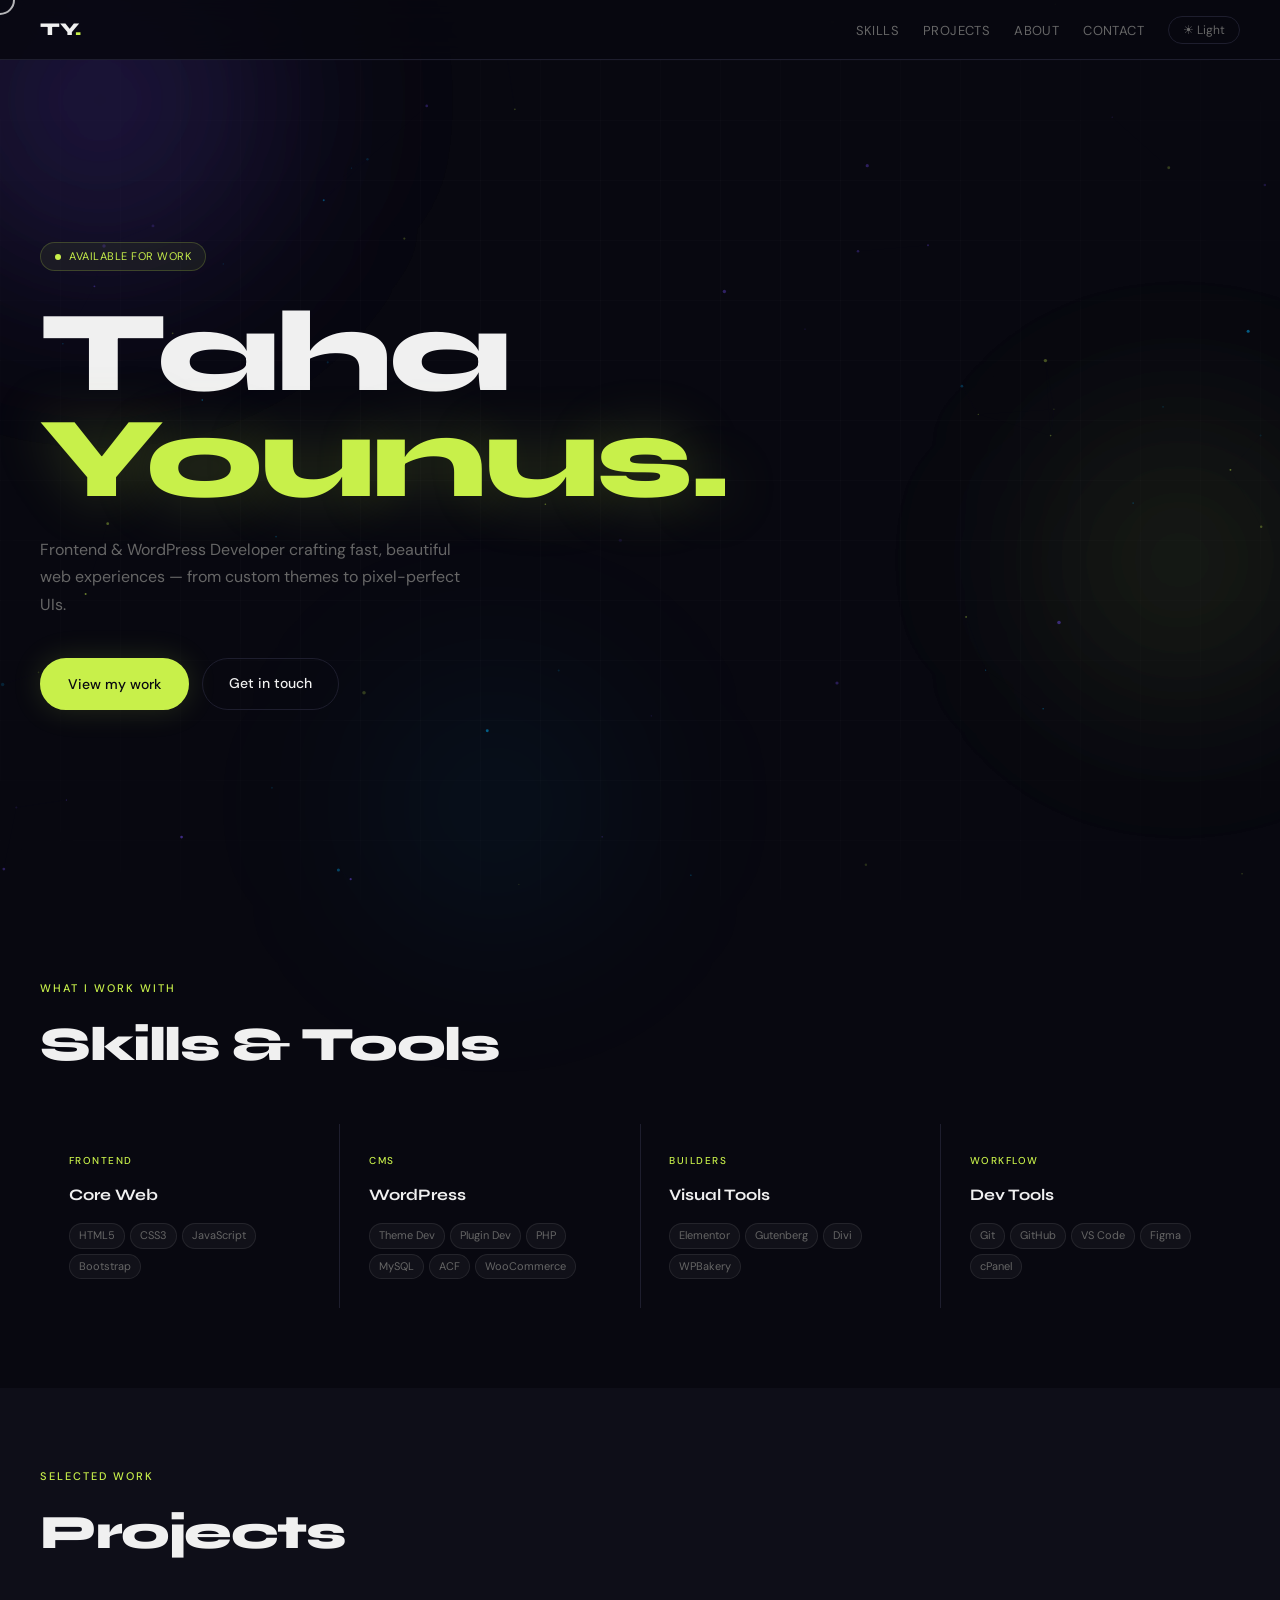
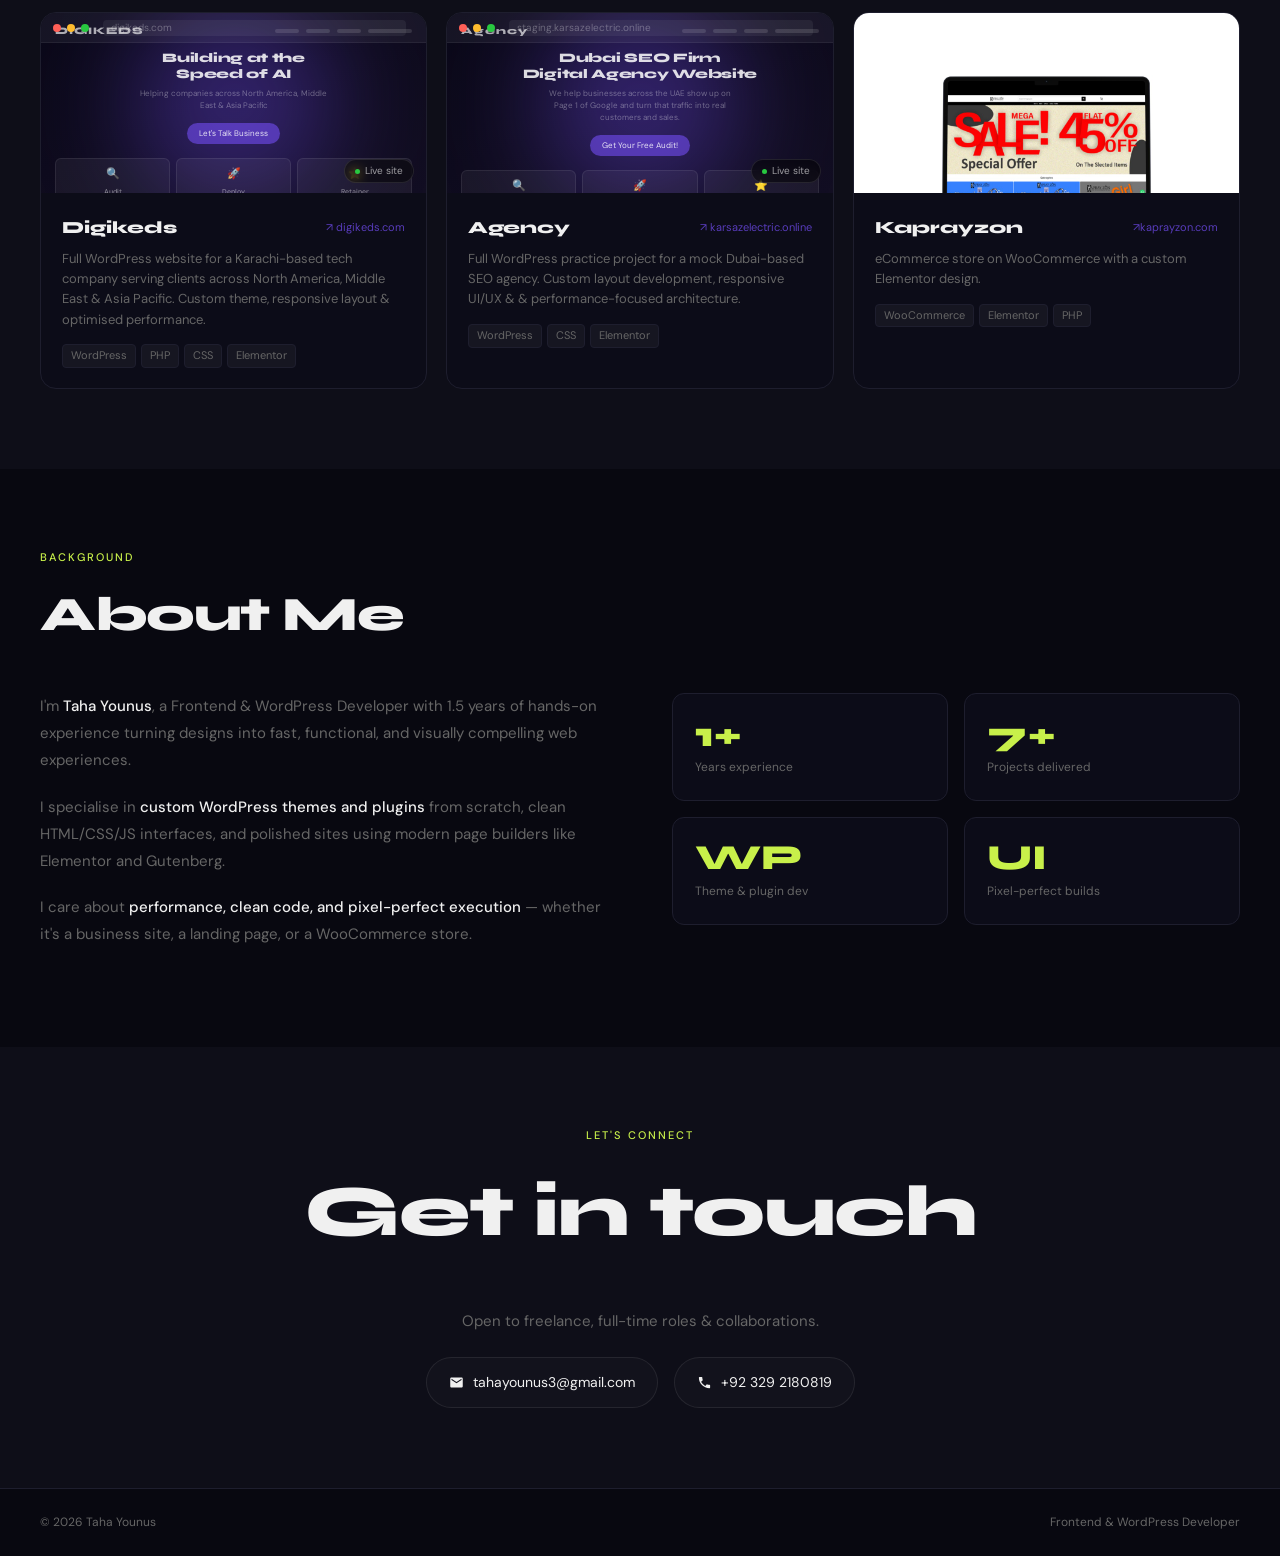
<file: index.html>
<!doctype html>
<html lang="en">
<head>
  <script type="application/ld+json">
{
  "@context": "https://schema.org",
  "@type": "Person",
  "name": "Taha Younus",
  "jobTitle": "Web & React Developer",
  "url": "https://tahayounus-codebase.github.io/",
  "sameAs": [
    "https://www.linkedin.com/in/taha-younus-170b03229/",
    "https://github.com/tahayounus-codebase"
  ]
}
</script>
  <meta name="google-site-verification" content="google319c36ea393a322a.html"/>
  <title>Taha Younus | Web & React Developer Portfolio</title>
<meta name="title" content="Taha Younus | Web & React Developer Portfolio">
<meta name="description" content="BSCS student and Web Developer specializing in React JS, UI/UX design, and digital experiences. View my projects and technical skills.">
<meta name="keywords" content="Taha Younus, Web Developer, React Developer, UI/UX Designer, Portfolio, BSCS, JavaScript, Frontend Developer, Pakistan">
<meta name="author" content="Taha Younus">
<meta name="robots" content="index, follow">

<meta property="og:type" content="website">
<meta property="og:url" content="https://tahayounus-codebase.github.io/">
<meta property="og:title" content="Taha Younus | Web & React Developer">
<meta property="og:description" content="Explore my portfolio featuring modern web applications and UI/UX designs.">
<meta property="og:image" content="https://tahayounus.github.io/assets/og-image.png">

<meta property="twitter:card" content="summary_large_image">
<meta property="twitter:url" content="https://www.linkedin.com/in/taha-younus-170b03229/">
<meta property="twitter:title" content="Taha Younus | Portfolio">
<meta property="twitter:description" content="Web Developer & React Specialist building modern digital experiences.">
<meta property="twitter:image" content="https://tahayounus.github.io/assets/og-imageTwitter.png">
<!-- CSS File -->
  <link rel="stylesheet" href="./assets/style.css" />
  <link rel="stylesheet" href="./assets/responsive.css" />
  <link rel="icon" type="image/svg+xml"   href="data:image/svg+xml,<svg xmlns='http://www.w3.org/2000/svg' viewBox='0 0 100 100'><circle cx='50' cy='50' r='48' fill='%23111'/><text x='50%25' y='52%25' dominant-baseline='central' text-anchor='middle' font-family='sans-serif' font-weight='900' font-size='42' fill='%23ffffff'>TY<tspan fill='%23c8f04a'>.</tspan></text></svg>">
</head>

<body>
  <div class="cursor-outline"></div>
  <div class="orb orb1"></div>
  <div class="orb orb2"></div>
  <div class="orb orb1"></div>
  <div class="orb orb2"></div>
  <div class="orb orb3"></div>
  <div class="grid-overlay"></div><canvas id="bgc"></canvas>
  <div class="wrap">
    <nav>
      <div class="logo">TY<span class="logo-dot">.</span></div>
      <div class="nav-right">
        <ul class="nav-links">
          <li><a href="#skills">Skills</a></li>
          <li><a href="#projects">Projects</a></li>
          <li><a href="#about">About</a></li>
          <li><a href="#contact">Contact</a></li>
        </ul><button class="mode-btn" id="modeBtn">☀ Light</button>
      </div>
    </nav>
    <section class="hero">
      <div class="hero-badge"><span class="badge-dot"></span> Available for work </div>
      <h1 class="hero-title"> Taha<br /><span class="hero-title-accent">Younus.</span></h1>
      <p class="hero-sub"> Frontend &amp; WordPress Developer crafting fast, beautiful web experiences — from custom
        themes to pixel-perfect UIs. </p>
      <div class="hero-btns"><a href="#projects" class="btn btn-primary">View my work</a><a href="#contact"
          class="btn btn-outline">Get in touch</a></div>
    </section>
    <section class="section" id="skills">
      <div class="sr">
        <p class="section-label">What I work with</p>
      </div>
      <div class="sr d1">
        <h2 class="section-title">Skills &amp; Tools</h2>
      </div>
      <div class="skills-wrap sr d2">
        <div class="skill-card">
          <p class="skill-cat">Frontend</p>
          <h3>Core Web</h3>
          <div class="tags"><span class="tag">HTML5</span><span class="tag">CSS3</span><span
              class="tag">JavaScript</span><span class="tag">Bootstrap</span></div>
        </div>
        <div class="skill-card">
          <p class="skill-cat">CMS</p>
          <h3>WordPress</h3>
          <div class="tags"><span class="tag">Theme Dev</span><span class="tag">Plugin Dev</span><span
              class="tag">PHP</span><span class="tag">MySQL</span><span class="tag">ACF</span><span
              class="tag">WooCommerce</span></div>
        </div>
        <div class="skill-card">
          <p class="skill-cat">Builders</p>
          <h3>Visual Tools</h3>
          <div class="tags"><span class="tag">Elementor</span><span class="tag">Gutenberg</span><span
              class="tag">Divi</span><span class="tag">WPBakery</span></div>
        </div>
        <div class="skill-card">
          <p class="skill-cat">Workflow</p>
          <h3>Dev Tools</h3>
          <div class="tags"><span class="tag">Git</span><span class="tag">GitHub</span><span class="tag">VS
              Code</span><span class="tag">Figma</span><span class="tag">cPanel</span></div>
        </div>
      </div>
    </section>
    <section class="section projects-section" id="projects">
      <div class="sr">
        <p class="section-label">Selected work</p>
      </div>
      <div class="sr d1">
        <h2 class="section-title">Projects</h2>
      </div>
      <div class="proj-grid">
        <div class="proj-card sr-s d1">
          <div class="proj-thumb t1">
            <div class="proj-glow"></div>
            <div class="browser-bar"><span class="bdot r"></span><span class="bdot y"></span><span
                class="bdot g"></span>
              <div class="url-bar">digikeds.com</div>
            </div>
            <div class="site-preview">
              <div class="fake-nav">
                <div class="fake-logo">DIGIKEDS</div>
                <div class="fake-links">
                  <div class="fake-link"></div>
                  <div class="fake-link"></div>
                  <div class="fake-link"></div>
                  <div class="fake-link" style="width:44px"></div>
                </div>
              </div>
              <div class="fake-hero">
                <div class="fake-h1">Building at the<br />Speed of AI</div>
                <div class="fake-sub"> Helping companies across North America, Middle East &amp; Asia Pacific </div>
                <div class="fake-cta">Let's Talk Business</div>
              </div>
              <div class="fake-cards">
                <div class="fake-card">
                  <div class="fake-icon">🔍</div>
                  <div class="fake-card-t">Audit</div>
                </div>
                <div class="fake-card">
                  <div class="fake-icon">🚀</div>
                  <div class="fake-card-t">Deploy</div>
                </div>
                <div class="fake-card">
                  <div class="fake-icon">⭐</div>
                  <div class="fake-card-t">Retainer</div>
                </div>
              </div>
            </div>
            <div class="live-badge"><span class="live-dot"></span> Live site </div>
          </div>
          <div class="proj-info">
            <div class="proj-meta">
              <h3>Digikeds</h3><a class="proj-ext-link" href="https://digikeds.com" target="_blank" rel="noopener">↗
                digikeds.com</a>
            </div>
            <p> Full WordPress website for a Karachi-based tech company serving clients across North America, Middle
              East &amp; Asia Pacific. Custom theme, responsive layout &amp; optimised performance. </p>
            <div class="proj-tech"><span>WordPress</span><span>PHP</span><span>CSS</span><span>Elementor</span></div>
          </div>
        </div>
        <div class="proj-card sr-s d2">
          <div class="proj-thumb t1">
            <div class="proj-glow"></div>
            <div class="browser-bar"><span class="bdot r"></span><span class="bdot y"></span><span
                class="bdot g"></span>
              <div class="url-bar">staging.karsazelectric.online</div>
            </div>
            <div class="site-preview">
              <div class="fake-nav">
                <div class="fake-logo">Agency</div>
                <div class="fake-links">
                  <div class="fake-link"></div>
                  <div class="fake-link"></div>
                  <div class="fake-link"></div>
                  <div class="fake-link" style="width:44px"></div>
                </div>
              </div>
              <div class="fake-hero">
                <div class="fake-h1"> Dubai SEO Firm<br />Digital Agency Website </div>
                <div class="fake-sub"> We help businesses across the UAE show up on Page 1 of Google and turn that
                  traffic into real customers and sales. </div>
                <div class="fake-cta">Get Your Free Audit!</div>
              </div>
              <div class="fake-cards">
                <div class="fake-card">
                  <div class="fake-icon">🔍</div>
                  <div class="fake-card-t">Audit</div>
                </div>
                <div class="fake-card">
                  <div class="fake-icon">🚀</div>
                  <div class="fake-card-t">Deploy</div>
                </div>
                <div class="fake-card">
                  <div class="fake-icon">⭐</div>
                  <div class="fake-card-t">Retainer</div>
                </div>
              </div>
            </div>
            <div class="live-badge"><span class="live-dot"></span> Live site </div>
          </div>
          <div class="proj-info">
            <div class="proj-meta">
              <h3>Agency</h3><a class="proj-ext-link" href="https://staging.karsazelectric.online" target="_blank"
                rel="noopener">↗ karsazelectric.online</a>
            </div>
            <p> Full WordPress practice project for a mock Dubai-based SEO agency. Custom layout development, responsive
              UI/UX &amp; & performance-focused architecture. </p>
            <div class="proj-tech"><span>WordPress</span><span>CSS</span><span>Elementor</span></div>
          </div>
        </div>
        <div class="proj-card sr-s d3">
          <div class="proj-thumb t3"><img src="./assets/smartmockups_lzhh2l6t.jpg" width="100%" alt="" /></div>
          <div class="proj-info">
            <div class="proj-meta">
              <h3>Kaprayzon</h3><a class="proj-ext-link" href="https://staging.karsazelectric.online" target="_blank"
                rel="noopener">↗kaprayzon.com</a>
            </div>
            <p> eCommerce store on WooCommerce with a custom Elementor design. </p>
            <div class="proj-tech"><span>WooCommerce</span><span>Elementor</span><span>PHP</span></div>
          </div>
        </div>
      </div>
    </section>
    <section class="section" id="about">
      <div class="sr">
        <p class="section-label">Background</p>
      </div>
      <div class="sr d1">
        <h2 class="section-title">About Me</h2>
      </div>
      <div class="about-grid">
        <div class="about-text sr-l d2">
          <p> I'm <strong>Taha Younus</strong>, a Frontend &amp; WordPress Developer with 1.5 years of hands-on
            experience turning designs into fast, functional, and visually compelling web experiences. </p>
          <p> I specialise in <strong>custom WordPress themes and plugins</strong> from scratch, clean HTML/CSS/JS
            interfaces, and polished sites using modern page builders like Elementor and Gutenberg. </p>
          <p> I care about <strong>performance, clean code, and pixel-perfect execution</strong> — whether it's a
            business site, a landing page, or a WooCommerce store. </p>
        </div>
        <div class="stats-grid sr-r d2">
          <div class="stat-card">
            <div class="stat-num">1+</div>
            <div class="stat-lbl">Years experience</div>
          </div>
          <div class="stat-card">
            <div class="stat-num">7+</div>
            <div class="stat-lbl">Projects delivered</div>
          </div>
          <div class="stat-card">
            <div class="stat-num">WP</div>
            <div class="stat-lbl">Theme &amp; plugin dev</div>
          </div>
          <div class="stat-card">
            <div class="stat-num">UI</div>
            <div class="stat-lbl">Pixel-perfect builds</div>
          </div>
        </div>
      </div>
    </section>
    <section class="section contact-section" id="contact">
      <div class="sr">
        <p class="section-label">Let's connect</p>
      </div>
      <div class="sr d1">
        <h2 class="section-title">Get in touch</h2>
      </div>
      <p class="contact-desc sr d2"> Open to freelance, full-time roles &amp; collaborations. </p>
      <div class="contact-wrap sr d3"><a class="contact-link" href="mailto:tahayounus3@gmail.com"><svg
            viewBox="0 0 24 24">
            <path
              d="M20 4H4c-1.1 0-2 .9-2 2v12c0 1.1.9 2 2 2h16c1.1 0 2-.9 2-2V6c0-1.1-.9-2-2-2zm0 4-8 5-8-5V6l8 5 8-5v2z" />
          </svg> tahayounus3@gmail.com </a>
        <a class="contact-link" href="tel:+923292180819"><svg viewBox="0 0 24 24">
            <path
              d="M6.6 10.8c1.4 2.8 3.8 5.1 6.6 6.6l2.2-2.2c.3-.3.7-.4 1-.2 1.1.4 2.3.6 3.6.6.6 0 1 .4 1 1V20c0 .6-.4 1-1 1-9.4 0-17-7.6-17-17 0-.6.4-1 1-1h3.5c.6 0 1 .4 1 1 0 1.3.2 2.5.6 3.6.1.3 0 .7-.2 1L6.6 10.8z" />
          </svg> +92 329 2180819 </a>
      </div>
    </section>
    <footer><span>© 2026 Taha Younus</span><span>Frontend &amp; WordPress Developer</span></footer>
  </div>
  <script src="./assets/script.js"></script>
</body>

</html>
</file>
<file: assets/style.css>
@import url(https://fonts.googleapis.com/css2?family=Syne:wght@700;800&family=DM+Sans:wght@300;400;500&display=swap);*,*::before,*::after{margin:0;padding:0;box-sizing:border-box}:root{--bg:#080810;--bg2:#0e0e18;--bg3:#13131e;--accent:#c8f04a;--accent2:#a8d93a;--text:#f0f0f0;--muted:#666;--border:#1e1e2e;--card:#0c0c18;--nav-bg:rgba(8, 8, 16, 0.85);--font-head:'Syne', sans-serif;--font-body:'DM Sans', sans-serif;--radius-sm:8px;--radius-md:12px;--radius-lg:16px}body.light{--bg:#f7f7f2;--bg2:#f0f0e8;--bg3:#e8e8de;--accent:#5a8a00;--accent2:#4a7800;--text:#111111;--muted:#888;--border:#ddddd4;--card:#ffffff;--nav-bg:rgba(247, 247, 242, 0.9)}html{scroll-behavior:smooth}body{font-family:var(--font-body);font-size:15px;line-height:1.6;background:var(--bg);color:var(--text);overflow-x:hidden;transition:background 0.4s,color 0.4s}a{text-decoration:none;color:inherit}.cursor-outline{width:30px;height:30px;border:2px solid rgb(255 255 255 / .7);position:fixed;top:0;left:0;transform:translate(-50%,-50%);border-radius:50%;z-index:9999;pointer-events:none;transition:width 0.2s,height 0.2s,border-color 0.3s,background-color 0.3s}body.light .cursor-outline{border-color:rgb(0 0 0 / .6)}.cursor-hover-active .cursor-outline{width:45px;height:45px;background-color:rgb(120 80 255 / .1);border-color:#7850ff}body.light .cursor-hover-active .cursor-outline{background-color:rgb(0 0 0 / .05);border-color:#000}body.light-mode .cursor-hover-active .cursor-outline{border-color:#007bff;background-color:rgb(0 123 255 / .1)}.orb{position:fixed;border-radius:50%;filter:blur(90px);pointer-events:none;z-index:0;animation:orbFloat linear infinite;transition:background 0.4s}.orb1{width:500px;height:500px;background:radial-gradient(circle,rgb(120 80 255 / .15) 0%,transparent 70%);top:-150px;left:-150px;animation-duration:22s}.orb2{width:400px;height:400px;background:radial-gradient(circle,rgb(200 240 74 / .08) 0%,transparent 70%);top:40%;right:-100px;animation-duration:28s;animation-delay:-10s}.orb3{width:350px;height:350px;background:radial-gradient(circle,rgb(0 180 255 / .1) 0%,transparent 70%);bottom:-80px;left:25%;animation-duration:20s;animation-delay:-6s}body.light .orb1{background:radial-gradient(circle,rgb(120 80 255 / .07) 0%,transparent 70%)}body.light .orb2{background:radial-gradient(circle,rgb(90 138 0 / .07) 0%,transparent 70%)}body.light .orb3{background:radial-gradient(circle,rgb(0 140 255 / .07) 0%,transparent 70%)}@keyframes orbFloat{0%{transform:translate(0,0)}33%{transform:translate(40px,-30px)}66%{transform:translate(-20px,40px)}100%{transform:translate(0,0)}}#bgc{position:fixed;inset:0;z-index:0;pointer-events:none}.grid-overlay{position:fixed;inset:0;z-index:0;pointer-events:none;background-image:linear-gradient(rgb(255 255 255 / .015) 1px,transparent 1px),linear-gradient(90deg,rgb(255 255 255 / .015) 1px,transparent 1px);background-size:60px 60px;mask-image:radial-gradient(ellipse 80% 80% at 50% 50%,black 40%,transparent 100%)}body.light .grid-overlay{background-image:linear-gradient(rgb(0 0 0 / .025) 1px,transparent 1px),linear-gradient(90deg,rgb(0 0 0 / .025) 1px,transparent 1px)}.wrap{position:relative;z-index:1}nav{position:fixed;top:0;left:0;right:0;z-index:100;height:60px;padding:0 2.5rem;display:flex;align-items:center;justify-content:space-between;background:var(--nav-bg);border-bottom:1px solid var(--border);backdrop-filter:blur(18px);transition:background 0.4s,border-color 0.4s}.logo{font-family:var(--font-head);font-size:18px;font-weight:800;color:var(--text);transition:color 0.4s}.logo-dot{color:var(--accent)}.nav-right{display:flex;align-items:center;gap:1.5rem}.nav-links{display:flex;gap:1.5rem;list-style:none}.nav-links a{font-size:13px;letter-spacing:.4px;text-transform:uppercase;color:var(--muted);transition:color 0.2s}.nav-links a:hover{color:var(--text)}.mode-btn{padding:5px 14px;border-radius:100px;font-size:12px;font-family:var(--font-body);cursor:pointer;border:1px solid var(--border);color:var(--muted);background:#fff0;transition:all 0.2s}.mode-btn:hover{border-color:var(--accent);color:var(--text)}.hero{min-height:100vh;display:flex;flex-direction:column;justify-content:center;padding:100px 2.5rem 3rem;max-width:900px}.hero-badge{display:inline-flex;align-items:center;gap:8px;background:rgb(200 240 74 / .06);border:1px solid rgb(200 240 74 / .2);border-radius:100px;padding:5px 14px;font-size:11px;letter-spacing:.5px;text-transform:uppercase;color:var(--accent);width:fit-content;margin-bottom:1.8rem;opacity:0;animation:slideUp 0.8s 0.2s forwards}body.light .hero-badge{background:rgb(90 138 0 / .07);border-color:rgb(90 138 0 / .25)}.badge-dot{width:6px;height:6px;border-radius:50%;background:currentColor;animation:badgeBlink 2s infinite}@keyframes badgeBlink{0%,100%{opacity:1}50%{opacity:.3}}.hero-title{font-family:var(--font-head);font-size:clamp(3.5rem, 9vw, 7.5rem);font-weight:800;line-height:.92;letter-spacing:-3px;margin-bottom:1.5rem;opacity:0;animation:slideUp 0.8s 0.4s forwards}.hero-title-accent{color:var(--accent);text-shadow:0 0 60px rgb(200 240 74 / .25)}body.light .hero-title-accent{text-shadow:0 0 40px rgb(90 138 0 / .15)}.hero-sub{max-width:440px;color:var(--muted);font-size:16px;margin-bottom:2.5rem;line-height:1.7;opacity:0;animation:slideUp 0.8s 0.6s forwards;transition:color 0.4s}.hero-btns{display:flex;gap:.8rem;flex-wrap:wrap;opacity:0;animation:slideUp 0.8s 0.8s forwards}@keyframes slideUp{from{opacity:0;transform:translateY(40px)}to{opacity:1;transform:translateY(0)}}.btn{padding:13px 26px;border-radius:100px;font-size:14px;font-weight:500;font-family:var(--font-body);display:inline-block;cursor:pointer;transition:transform 0.2s,box-shadow 0.2s,opacity 0.2s,background 0.2s}.btn:hover{transform:translateY(-2px)}.btn-primary{background:var(--accent);color:#080810;border:2px solid var(--accent);box-shadow:0 0 30px rgb(200 240 74 / .15)}body.light .btn-primary{color:#fff;box-shadow:0 0 20px rgb(90 138 0 / .2)}.btn-primary:hover{background:var(--accent2);box-shadow:0 0 50px rgb(200 240 74 / .3)}.btn-outline{background:#fff0;color:var(--text);border:1px solid var(--border)}.btn-outline:hover{border-color:var(--muted);background:var(--bg3)}.section{padding:5rem 2.5rem}.section-label{font-size:11px;letter-spacing:2px;text-transform:uppercase;font-weight:500;color:var(--accent);margin-bottom:.6rem}.section-title{font-family:var(--font-head);font-size:clamp(2rem, 4vw, 3rem);font-weight:800;letter-spacing:-1.5px;color:var(--text);margin-bottom:2.5rem;transition:color 0.4s}.skills-wrap{display:grid;grid-template-columns:repeat(4,1fr);gap:1px;background:var(--border);transition:background 0.4s}.skill-card{background:var(--bg);padding:1.8rem;transition:background 0.3s;position:relative;overflow:hidden}body.light .skill-card{background:var(--card)}.skill-card::before{content:'';position:absolute;inset:0;background:radial-gradient(circle at 50% 0%,rgb(120 80 255 / .06),transparent 70%);opacity:0;transition:opacity 0.3s}.skill-card:hover{background:var(--bg3)}.skill-card:hover::before{opacity:1}body.light .skill-card:hover{background:var(--bg2)}.skill-cat{font-size:10px;letter-spacing:1.5px;text-transform:uppercase;font-weight:500;color:var(--accent);margin-bottom:.8rem}.skill-card h3{font-family:var(--font-head);font-size:16px;font-weight:700;color:var(--text);margin-bottom:1rem;transition:color 0.4s}.tags{display:flex;flex-wrap:wrap;gap:5px}.tag{padding:3px 9px;background:rgb(255 255 255 / .04);border:1px solid rgb(255 255 255 / .08);border-radius:100px;font-size:11px;color:var(--muted);transition:all 0.2s}body.light .tag{background:rgb(0 0 0 / .04);border-color:rgb(0 0 0 / .1)}.tag:hover{color:var(--text);border-color:var(--accent);background:rgb(200 240 74 / .05)}.projects-section{background:var(--bg2);transition:background 0.4s}.proj-grid{display:grid;grid-template-columns:repeat(3,1fr);gap:1.2rem}.proj-card{background:var(--card);border:1px solid var(--border);border-radius:var(--radius-lg);overflow:hidden;transition:transform 0.3s,box-shadow 0.3s,background 0.4s,border-color 0.4s;cursor:pointer}.proj-card:hover{transform:translateY(-6px);box-shadow:0 24px 60px rgb(0 0 0 / .4),0 0 40px rgb(120 80 255 / .08)}body.light .proj-card:hover{box-shadow:0 16px 40px rgb(0 0 0 / .1),0 0 20px rgb(100 80 200 / .06)}.browser-bar{height:30px;background:rgb(255 255 255 / .05);display:flex;align-items:center;padding:0 12px;gap:6px;border-bottom:1px solid rgb(255 255 255 / .06);position:relative;z-index:2}body.light .browser-bar{background:rgb(0 0 0 / .05);border-color:rgb(0 0 0 / .07)}.bdot{width:8px;height:8px;border-radius:50%}.bdot.r{background:#ff5f57}.bdot.y{background:#febc2e}.bdot.g{background:#28c840}.url-bar{flex:1;margin:0 8px;height:16px;background:rgb(255 255 255 / .06);border-radius:4px;display:flex;align-items:center;padding:0 8px;font-size:10px;color:rgb(255 255 255 / .3)}body.light .url-bar{background:rgb(0 0 0 / .06);color:rgb(0 0 0 / .3)}.proj-thumb{height:180px;position:relative;overflow:hidden}.proj-thumb.t1{background:linear-gradient(160deg,#0a0818 0%,#120e22 100%)}.proj-thumb.t2{background:linear-gradient(160deg,#1a0e0e 0%,#2a1520 100%)}.proj-thumb.t3{background:linear-gradient(160deg,#0e1a10 0%,#152215 100%)}body.light .proj-thumb.t1{background:linear-gradient(160deg,#ece8fc 0%,#ddd8f8 100%)}body.light .proj-thumb.t2{background:linear-gradient(160deg,#fce8ec 0%,#f8d8e0 100%)}body.light .proj-thumb.t3{background:linear-gradient(160deg,#e8fcea 0%,#d8f8dc 100%)}.proj-glow{position:absolute;width:200px;height:200px;border-radius:50%;filter:blur(50px);top:50%;left:50%;transform:translate(-50%,-50%);transition:transform 0.5s}.proj-card:hover .proj-glow{transform:translate(-50%,-50%) scale(1.4)}.t1 .proj-glow{background:rgb(120 80 255 / .35)}.t2 .proj-glow{background:rgb(255 80 120 / .3)}.t3 .proj-glow{background:rgb(80 200 120 / .3)}body.light .t1 .proj-glow{background:rgb(120 80 255 / .2)}body.light .t2 .proj-glow{background:rgb(255 80 120 / .2)}body.light .t3 .proj-glow{background:rgb(80 200 120 / .2)}.site-preview{position:absolute;top:0;left:0;right:0;bottom:0;padding:10px 14px;z-index:1}.fake-nav{display:flex;align-items:center;justify-content:space-between;margin-bottom:8px}.fake-logo{font-family:var(--font-head);font-size:10px;font-weight:800;color:rgb(255 255 255 / .65);letter-spacing:1px}body.light .fake-logo{color:rgb(0 0 0 / .5)}.fake-links{display:flex;gap:7px}.fake-link{width:24px;height:4px;border-radius:3px;background:rgb(255 255 255 / .12)}body.light .fake-link{background:rgb(0 0 0 / .1)}.fake-hero{text-align:center;padding:4px 0 8px}.fake-h1{font-family:var(--font-head);font-size:13px;font-weight:800;color:rgb(255 255 255 / .85);letter-spacing:-.3px;margin-bottom:5px;line-height:1.2}body.light .fake-h1{color:rgb(0 0 0 / .75)}.fake-sub{font-size:8px;color:rgb(255 255 255 / .35);max-width:200px;margin:0 auto 8px;line-height:1.5}body.light .fake-sub{color:rgb(0 0 0 / .4)}.fake-cta{display:inline-block;padding:4px 12px;background:rgb(120 80 255 / .55);border-radius:100px;font-size:8px;color:rgb(255 255 255 / .85)}body.light .fake-cta{background:rgb(90 138 0 / .55)}.fake-cards{display:flex;gap:6px;margin-top:6px}.fake-card{flex:1;background:rgb(255 255 255 / .05);border:1px solid rgb(255 255 255 / .08);border-radius:6px;padding:6px;text-align:center}body.light .fake-card{background:rgb(0 0 0 / .04);border-color:rgb(0 0 0 / .08)}.fake-icon{font-size:11px;margin-bottom:3px}.fake-card-t{font-size:7px;color:rgb(255 255 255 / .45);font-weight:500}body.light .fake-card-t{color:rgb(0 0 0 / .4)}.proj-num{position:absolute;top:10px;left:12px;font-size:10px;letter-spacing:2px;color:rgb(255 255 255 / .15);z-index:3}body.light .proj-num{color:rgb(0 0 0 / .15)}.proj-icon{position:absolute;top:50%;left:50%;transform:translate(-50%,-50%);font-size:2.8rem;opacity:.12;z-index:1}.live-badge{position:absolute;bottom:10px;right:12px;z-index:3;display:flex;align-items:center;gap:5px;background:rgb(0 0 0 / .5);backdrop-filter:blur(6px);border:1px solid rgb(255 255 255 / .1);border-radius:100px;padding:3px 10px;font-size:10px;color:rgb(255 255 255 / .6)}body.light .live-badge{color:rgb(0 0 0 / .5);background:rgb(255 255 255 / .6)}.live-dot{width:5px;height:5px;border-radius:50%;background:#28c840;animation:liveBlink 1.5s infinite}@keyframes liveBlink{0%,100%{opacity:1}50%{opacity:.3}}.proj-info{padding:1.3rem}.proj-meta{display:flex;align-items:center;justify-content:space-between;margin-bottom:.5rem}.proj-info h3{font-family:var(--font-head);font-size:17px;font-weight:800;color:var(--text);transition:color 0.4s}.proj-ext-link{font-size:11px;color:rgb(120 80 255 / .7);transition:color 0.2s}.proj-ext-link:hover{color:var(--accent)}.proj-info p{font-size:13px;color:var(--muted);margin-bottom:.9rem;line-height:1.55}.proj-tech{display:flex;flex-wrap:wrap;gap:5px}.proj-tech span{padding:2px 8px;border-radius:4px;font-size:11px;background:rgb(255 255 255 / .04);border:1px solid var(--border);color:var(--muted)}body.light .proj-tech span{background:rgb(0 0 0 / .04)}.about-grid{display:grid;grid-template-columns:1fr 1fr;gap:4rem;align-items:start}.about-text p{color:var(--muted);font-size:15px;line-height:1.8;margin-bottom:1.2rem;transition:color 0.4s}.about-text p strong{color:var(--text);font-weight:500;transition:color 0.4s}.stats-grid{display:grid;grid-template-columns:1fr 1fr;gap:1rem}.stat-card{padding:1.4rem;background:var(--card);border:1px solid var(--border);border-radius:var(--radius-md);transition:transform 0.2s,border-color 0.3s,background 0.4s}.stat-card:hover{transform:translateY(-3px);border-color:rgb(200 240 74 / .25)}body.light .stat-card:hover{border-color:rgb(90 138 0 / .25)}.stat-num{font-family:var(--font-head);font-size:2.2rem;font-weight:800;color:var(--accent);line-height:1}.stat-lbl{font-size:12px;color:var(--muted);margin-top:.4rem;transition:color 0.4s}.contact-section{text-align:center;background:var(--bg2);transition:background 0.4s}.contact-section .section-title{font-size:clamp(2.5rem, 6vw, 4.5rem)}.contact-desc{color:var(--muted);max-width:380px;margin:0 auto .5rem;font-size:15px;transition:color 0.4s}.contact-wrap{display:flex;justify-content:center;gap:1rem;flex-wrap:wrap;margin-top:1.5rem}.contact-link{display:inline-flex;align-items:center;gap:9px;padding:13px 22px;border-radius:100px;font-size:14px;background:rgb(255 255 255 / .02);border:1px solid rgb(255 255 255 / .08);color:var(--text);transition:all 0.25s}body.light .contact-link{background:rgb(0 0 0 / .02);border-color:rgb(0 0 0 / .1)}.contact-link:hover{border-color:var(--accent);color:var(--accent);transform:translateY(-2px);box-shadow:0 8px 30px rgb(200 240 74 / .1)}body.light .contact-link:hover{box-shadow:0 8px 20px rgb(90 138 0 / .1)}.contact-link svg{width:15px;height:15px;fill:currentColor;flex-shrink:0}footer{padding:1.5rem 2.5rem;border-top:1px solid var(--border);display:flex;justify-content:space-between;align-items:center;font-size:12px;color:var(--muted);position:relative;z-index:1;transition:border-color 0.4s,color 0.4s}.sr{opacity:0;transform:translateY(30px);transition:opacity 0.65s cubic-bezier(.22,1,.36,1),transform 0.65s cubic-bezier(.22,1,.36,1)}.sr-l{opacity:0;transform:translateX(-30px);transition:opacity 0.65s cubic-bezier(.22,1,.36,1),transform 0.65s cubic-bezier(.22,1,.36,1)}.sr-r{opacity:0;transform:translateX(30px);transition:opacity 0.65s cubic-bezier(.22,1,.36,1),transform 0.65s cubic-bezier(.22,1,.36,1)}.sr-s{opacity:0;transform:scale(.94);transition:opacity 0.6s cubic-bezier(.22,1,.36,1),transform 0.6s cubic-bezier(.22,1,.36,1)}.sr.in,.sr-l.in,.sr-r.in,.sr-s.in{opacity:1;transform:none}.d1{transition-delay:0.08s}.d2{transition-delay:0.16s}.d3{transition-delay:0.24s}.d4{transition-delay:0.32s}
</file>
<file: assets/responsive.css>
@media (max-width:900px){.skills-wrap{grid-template-columns:repeat(2,1fr)}.proj-grid{grid-template-columns:1fr 1fr}}@media (max-width:768px){.cursor-dot,.cursor-outline{display:none}*{cursor:auto!important}.about-grid{grid-template-columns:1fr;gap:2.5rem}.proj-grid{grid-template-columns:1fr}}@media (max-width:600px){nav{padding:0 1.2rem}.nav-links{display:none}.hero{padding:90px 1.2rem 2.5rem}.section{padding:4rem 1.2rem}.skills-wrap{grid-template-columns:1fr}footer{flex-direction:column;gap:.4rem;text-align:center}}
</file>
